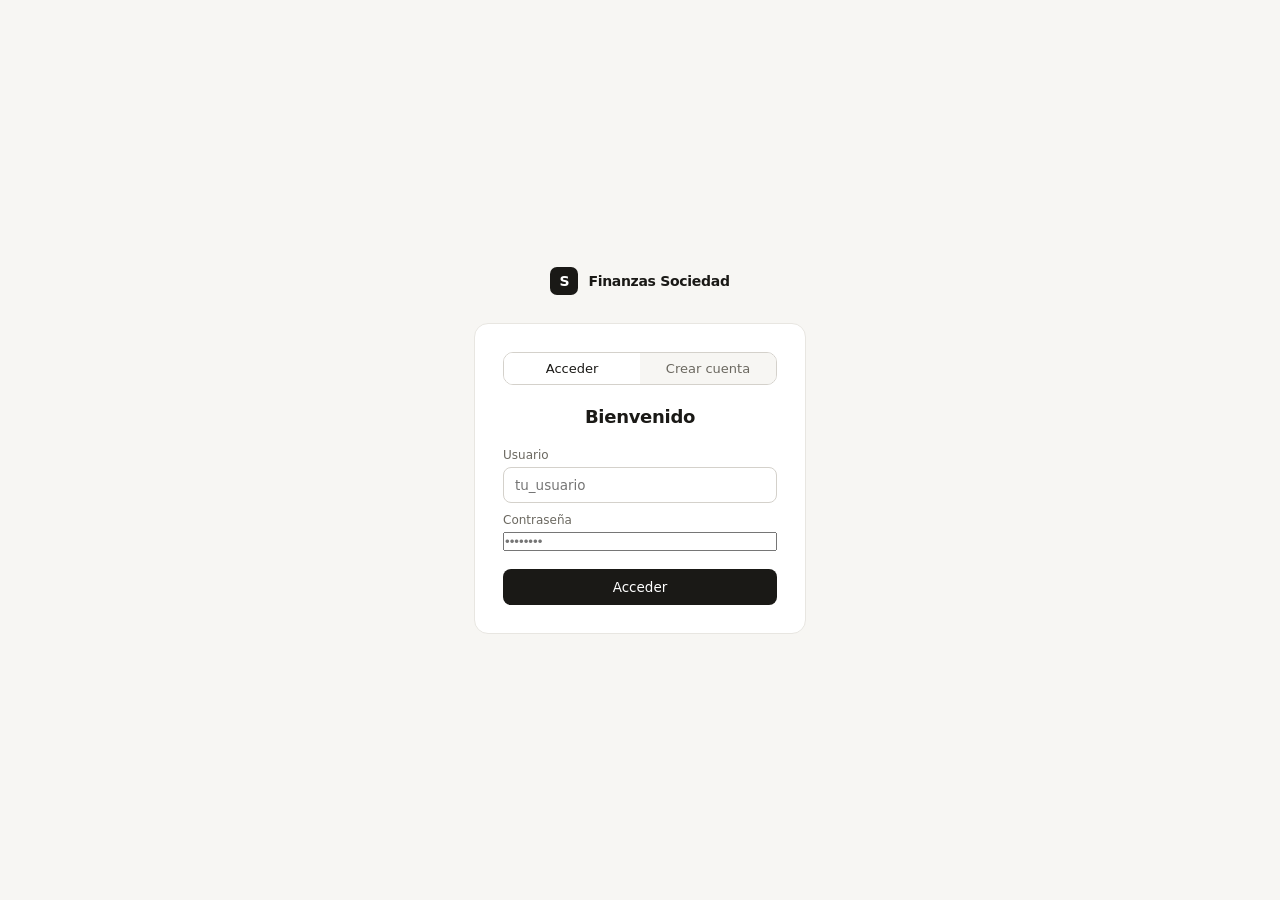
<file: static/login.html>
<!DOCTYPE html>
<html lang="es">
<head>
<meta charset="UTF-8">
<meta name="viewport" content="width=device-width, initial-scale=1.0">
<title>Acceder · Finanzas Sociedad</title>
<link rel="stylesheet" href="style.css">
<style>
  body { display:flex; align-items:center; justify-content:center; min-height:100vh; background:var(--bg); }
  .login-wrap { width:100%; max-width:360px; padding:1rem; }
  .login-logo { display:flex; align-items:center; gap:10px; margin-bottom:2rem; justify-content:center; }
  .login-card { background:var(--surface); border:0.5px solid var(--border); border-radius:var(--radius-lg); padding:2rem; }
  .login-title { font-size:18px; font-weight:600; letter-spacing:-.3px; margin-bottom:1.5rem; text-align:center; }
  .tab-toggle { display:flex; border-radius:var(--radius); overflow:hidden; border:0.5px solid var(--border-md); margin-bottom:1.5rem; }
  .tab-btn { flex:1; padding:8px; font-size:13px; cursor:pointer; border:none; background:var(--bg); color:var(--text-2); font-family:inherit; transition:.13s; }
  .tab-btn.active { background:var(--surface); color:var(--text); font-weight:500; }
  .err-msg { font-size:12px; color:var(--gas); background:var(--gas-bg); border-radius:6px; padding:8px 10px; margin-top:.75rem; display:none; }
  .ok-msg  { font-size:12px; color:var(--ing); background:var(--ing-bg); border-radius:6px; padding:8px 10px; margin-top:.75rem; display:none; }
</style>
</head>
<body>
<div class="login-wrap">
  <div class="login-logo">
    <span class="logo-mark">S</span>
    <span class="logo-text">Finanzas Sociedad</span>
  </div>
  <div class="login-card">
    <div class="tab-toggle">
      <button class="tab-btn active" id="tab-login" onclick="showTab('login')">Acceder</button>
      <button class="tab-btn" id="tab-reg" onclick="showTab('register')">Crear cuenta</button>
    </div>

    <!-- Login -->
    <div id="panel-login">
      <div class="login-title">Bienvenido</div>
      <div class="form-group">
        <label for="l-user">Usuario</label>
        <input type="text" id="l-user" placeholder="tu_usuario" autocomplete="username">
      </div>
      <div class="form-group">
        <label for="l-pass">Contraseña</label>
        <input type="password" id="l-pass" placeholder="••••••••" autocomplete="current-password" onkeydown="if(event.key==='Enter')doLogin()">
      </div>
      <div class="form-actions" style="margin-top:1.25rem">
        <button class="btn-primary" style="width:100%" onclick="doLogin()">Acceder</button>
      </div>
      <div class="err-msg" id="l-err"></div>
    </div>

    <!-- Register -->
    <div id="panel-register" style="display:none">
      <div class="login-title">Crear cuenta</div>
      <div class="form-group">
        <label for="r-user">Usuario</label>
        <input type="text" id="r-user" placeholder="tu_usuario" autocomplete="username">
      </div>
      <div class="form-group">
        <label for="r-pass">Contraseña</label>
        <input type="password" id="r-pass" placeholder="Mínimo 6 caracteres" autocomplete="new-password">
      </div>
      <div class="form-group">
        <label for="r-pass2">Repite la contraseña</label>
        <input type="password" id="r-pass2" placeholder="••••••••" autocomplete="new-password" onkeydown="if(event.key==='Enter')doRegister()">
      </div>
      <div class="form-actions" style="margin-top:1.25rem">
        <button class="btn-primary" style="width:100%" onclick="doRegister()">Crear cuenta</button>
      </div>
      <div class="err-msg" id="r-err"></div>
      <div class="ok-msg"  id="r-ok"></div>
    </div>
  </div>
</div>

<script>
function showTab(t) {
  document.getElementById('panel-login').style.display    = t==='login'    ? '' : 'none';
  document.getElementById('panel-register').style.display = t==='register' ? '' : 'none';
  document.getElementById('tab-login').classList.toggle('active', t==='login');
  document.getElementById('tab-reg').classList.toggle('active', t==='register');
}

async function doLogin() {
  const username = document.getElementById('l-user').value.trim();
  const password = document.getElementById('l-pass').value;
  const err = document.getElementById('l-err');
  err.style.display = 'none';
  if (!username || !password) { showErr(err, 'Completa todos los campos.'); return; }
  const resp = await fetch('/api/auth/login', {
    method:'POST', headers:{'Content-Type':'application/json'},
    body: JSON.stringify({username, password})
  });
  const data = await resp.json();
  if (resp.ok) { window.location.href = '/'; }
  else showErr(err, data.error || 'Error al acceder.');
}

async function doRegister() {
  const username = document.getElementById('r-user').value.trim();
  const password = document.getElementById('r-pass').value;
  const password2= document.getElementById('r-pass2').value;
  const err = document.getElementById('r-err');
  const ok  = document.getElementById('r-ok');
  err.style.display = ok.style.display = 'none';
  if (!username || !password) { showErr(err, 'Completa todos los campos.'); return; }
  if (password.length < 6) { showErr(err, 'La contraseña debe tener al menos 6 caracteres.'); return; }
  if (password !== password2) { showErr(err, 'Las contraseñas no coinciden.'); return; }
  try {
    const resp = await fetch('/api/auth/register', {
      method:'POST', headers:{'Content-Type':'application/json'},
      body: JSON.stringify({username, password})
    });
    let data = {};
    try { data = await resp.json(); } catch(e) { data = {}; }
    if (resp.ok) {
      ok.textContent = 'Cuenta creada correctamente. Ahora accede con tus datos.';
      ok.style.display = 'block';
      document.getElementById('l-user').value = username;
      setTimeout(() => showTab('login'), 1800);
    } else {
      showErr(err, data.error || 'Error al registrar (código '+resp.status+').');
    }
  } catch(e) {
    showErr(err, 'Error de conexión: ' + e.message);
  }
}

function showErr(el, msg) { el.textContent = msg; el.style.display = 'block'; }
</script>
</body>
</html>
</file>
<file: static/style.css>
/* ── Reset & base ── */
*, *::before, *::after { box-sizing: border-box; margin: 0; padding: 0; }

:root {
  --bg:        #F7F6F3;
  --surface:   #FFFFFF;
  --border:    #E8E6E1;
  --border-md: #D4D1CB;
  --text:      #1A1916;
  --text-2:    #6B6860;
  --text-3:    #9E9C97;

  --ing:       #2D6A1F;
  --ing-bg:    #EDF5E8;
  --ing-mid:   #639922;

  --gas:       #A32D2D;
  --gas-bg:    #FCEEEE;
  --gas-mid:   #E24B4A;

  --blue:      #185FA5;
  --blue-bg:   #E6F1FB;
  --blue-mid:  #378ADD;

  --sidebar-w: 220px;
  --topbar-h:  56px;
  --radius:    10px;
  --radius-lg: 14px;

  font-family: -apple-system, BlinkMacSystemFont, 'Segoe UI', system-ui, sans-serif;
  font-size: 14px;
  color: var(--text);
  background: var(--bg);
}

body { display: flex; min-height: 100vh; }

/* ── Sidebar ── */
.sidebar {
  width: var(--sidebar-w);
  background: var(--surface);
  border-right: 0.5px solid var(--border);
  display: flex;
  flex-direction: column;
  position: fixed;
  top: 0; left: 0;
  height: 100vh;
  z-index: 100;
  transition: transform .25s ease;
}

.sidebar-logo {
  display: flex;
  align-items: center;
  gap: 10px;
  padding: 0 20px;
  height: var(--topbar-h);
  border-bottom: 0.5px solid var(--border);
}

.logo-mark {
  width: 28px; height: 28px;
  background: var(--text);
  color: var(--surface);
  border-radius: 7px;
  display: flex;
  align-items: center;
  justify-content: center;
  font-size: 14px;
  font-weight: 700;
  letter-spacing: -.5px;
  flex-shrink: 0;
}
.logo-text { font-size: 14px; font-weight: 600; letter-spacing: -.3px; }

.nav-links { list-style: none; padding: 12px 10px; flex: 1; }
.nav-links li { margin-bottom: 2px; }

.nav-link {
  display: flex;
  align-items: center;
  gap: 10px;
  padding: 9px 12px;
  border-radius: 8px;
  text-decoration: none;
  color: var(--text-2);
  font-size: 13.5px;
  transition: background .13s, color .13s;
}
.nav-link:hover { background: var(--bg); color: var(--text); }
.nav-link.active { background: var(--bg); color: var(--text); font-weight: 500; }
.nav-link svg { flex-shrink: 0; }

.sidebar-footer { padding: 12px 10px 16px; }
.btn-export {
  width: 100%;
  padding: 9px 12px;
  font-size: 12.5px;
  border-radius: 8px;
  border: 0.5px solid var(--border-md);
  background: transparent;
  color: var(--text-2);
  cursor: pointer;
  display: flex;
  align-items: center;
  justify-content: center;
  gap: 6px;
  transition: background .13s, color .13s;
}
.btn-export:hover { background: var(--bg); color: var(--text); }

/* ── Main wrapper ── */
.main-wrapper {
  margin-left: var(--sidebar-w);
  flex: 1;
  display: flex;
  flex-direction: column;
  min-height: 100vh;
}

/* ── Topbar ── */
.topbar {
  height: var(--topbar-h);
  background: var(--surface);
  border-bottom: 0.5px solid var(--border);
  display: flex;
  align-items: center;
  padding: 0 28px;
  gap: 16px;
  position: sticky;
  top: 0;
  z-index: 50;
}
.menu-toggle {
  display: none;
  background: none;
  border: none;
  cursor: pointer;
  color: var(--text);
  padding: 4px;
}
.topbar-title { font-size: 14px; font-weight: 500; flex: 1; }
.topbar-year { display: flex; align-items: center; gap: 8px; font-size: 13px; color: var(--text-2); }
.topbar-year select {
  border: 0.5px solid var(--border-md);
  border-radius: 6px;
  padding: 5px 8px;
  font-size: 13px;
  background: var(--surface);
  color: var(--text);
  cursor: pointer;
}

/* ── Content ── */
.content { flex: 1; padding: 28px; }

.page { display: none; }
.page.active { display: block; }

.section-header {
  display: flex;
  align-items: center;
  justify-content: space-between;
  margin-bottom: 1.5rem;
  flex-wrap: wrap;
  gap: 10px;
}

.page-title {
  font-size: 20px;
  font-weight: 600;
  letter-spacing: -.4px;
  margin-bottom: 1.25rem;
}

.section-header .page-title { margin-bottom: 0; }

.section-eyebrow {
  font-size: 11px;
  text-transform: uppercase;
  letter-spacing: .07em;
  color: var(--text-3);
  margin-bottom: .625rem;
}

/* ── Month selector ── */
.month-selector {
  display: flex;
  align-items: center;
  gap: 10px;
  font-size: 13.5px;
  font-weight: 500;
}
.month-arrow {
  width: 28px; height: 28px;
  border-radius: 6px;
  border: 0.5px solid var(--border-md);
  background: var(--surface);
  cursor: pointer;
  color: var(--text-2);
  font-size: 14px;
  display: flex; align-items: center; justify-content: center;
}
.month-arrow:hover { background: var(--bg); color: var(--text); }

/* ── KPI cards ── */
.kpi-grid {
  display: grid;
  grid-template-columns: repeat(3, 1fr);
  gap: 12px;
  margin-bottom: .5rem;
}
.kpi-card {
  background: var(--surface);
  border: 0.5px solid var(--border);
  border-radius: var(--radius-lg);
  padding: 1.1rem 1.25rem;
}
.kpi-card.ing  { border-top: 3px solid var(--ing-mid); }
.kpi-card.gas  { border-top: 3px solid var(--gas-mid); }
.kpi-card.bal  { border-top: 3px solid var(--blue-mid); }
.kpi-card.ing-light { background: var(--ing-bg); border: 0.5px solid #C0DD97; }
.kpi-card.gas-light { background: var(--gas-bg); border: 0.5px solid #F7C1C1; }
.kpi-card.neu-light { background: var(--blue-bg); border: 0.5px solid #B5D4F4; }

.kpi-label { font-size: 11px; text-transform: uppercase; letter-spacing: .06em; color: var(--text-3); margin-bottom: .5rem; }
.kpi-value { font-size: 24px; font-weight: 600; letter-spacing: -.6px; }
.kpi-card.ing  .kpi-value { color: var(--ing); }
.kpi-card.gas  .kpi-value { color: var(--gas); }
.kpi-card.bal  .kpi-value { color: var(--blue); }
.kpi-card.ing-light .kpi-value { color: var(--ing); }
.kpi-card.gas-light .kpi-value { color: var(--gas); }
.kpi-card.neu-light .kpi-value { color: var(--blue); }
.kpi-sub { font-size: 12px; color: var(--text-3); margin-top: .375rem; }

/* ── Chart cards ── */
.chart-card {
  background: var(--surface);
  border: 0.5px solid var(--border);
  border-radius: var(--radius-lg);
  padding: 1.25rem;
  margin-top: 1.25rem;
}
.chart-card-header {
  display: flex;
  align-items: center;
  justify-content: space-between;
  margin-bottom: 1rem;
  flex-wrap: wrap;
  gap: 8px;
}
.chart-card-title { font-size: 13px; font-weight: 600; }
.chart-legend { display: flex; gap: 14px; font-size: 12px; color: var(--text-2); }
.chart-legend span { display: flex; align-items: center; gap: 5px; }
.legend-dot { width: 9px; height: 9px; border-radius: 2px; display: inline-block; }
.legend-dot.ing { background: var(--ing-mid); }
.legend-dot.gas { background: var(--gas-mid); }
.legend-dot.bal { background: var(--blue-mid); }

.charts-row { display: grid; grid-template-columns: 1fr 1fr; gap: 12px; margin-top: 1.25rem; }
.chart-card.half { margin-top: 0; }

.chart-wrap { position: relative; width: 100%; height: 220px; }
.donut-wrap { display: flex; align-items: center; justify-content: center; }
.donut-legend {
  display: flex;
  flex-wrap: wrap;
  gap: 6px 12px;
  font-size: 11.5px;
  color: var(--text-2);
  margin-top: 6px;
}
.donut-legend span { display: flex; align-items: center; gap: 5px; }

.link-ver-todos { font-size: 12px; color: var(--blue); text-decoration: none; }
.link-ver-todos:hover { text-decoration: underline; }

/* ── Transaction list ── */
.txn-list { display: flex; flex-direction: column; gap: 4px; }

.txn {
  display: flex;
  align-items: center;
  gap: 10px;
  padding: 10px 12px;
  border: 0.5px solid var(--border);
  border-radius: 9px;
  background: var(--surface);
  transition: border-color .1s;
}
.txn:hover { border-color: var(--border-md); }

.txn-icon {
  width: 32px; height: 32px;
  border-radius: 50%;
  display: flex; align-items: center; justify-content: center;
  flex-shrink: 0;
  font-size: 13px;
}
.txn-icon.ing { background: var(--ing-bg); color: var(--ing); }
.txn-icon.gas { background: var(--gas-bg); color: var(--gas); }

.txn-info { flex: 1; min-width: 0; }
.txn-desc { font-size: 13px; font-weight: 500; white-space: nowrap; overflow: hidden; text-overflow: ellipsis; }
.txn-meta { font-size: 11px; color: var(--text-3); margin-top: 2px; display: flex; align-items: center; gap: 6px; flex-wrap: wrap; }

.badge {
  display: inline-block;
  padding: 1px 7px;
  border-radius: 5px;
  font-size: 11px;
  font-weight: 500;
}
.badge.ing { background: var(--ing-bg); color: var(--ing); }
.badge.gas { background: var(--gas-bg); color: var(--gas); }
.badge.pdf { background: var(--blue-bg); color: var(--blue); }

.txn-right { display: flex; align-items: center; gap: 8px; flex-shrink: 0; }
.txn-amount { font-size: 13.5px; font-weight: 600; }
.txn-amount.ing { color: var(--ing); }
.txn-amount.gas { color: var(--gas); }

.txn-del {
  background: none; border: none; cursor: pointer;
  color: var(--text-3);
  padding: 4px;
  border-radius: 5px;
  display: flex; align-items: center; justify-content: center;
  opacity: 0;
  transition: opacity .15s, color .15s;
}
.txn:hover .txn-del { opacity: 1; }
.txn-del:hover { color: var(--gas); }

.empty-state {
  text-align: center;
  padding: 3rem 1rem;
  color: var(--text-3);
  font-size: 13px;
}
.empty-state svg { margin-bottom: .75rem; opacity: .4; }

/* ── Form card ── */
.form-card {
  background: var(--surface);
  border: 0.5px solid var(--border);
  border-radius: var(--radius-lg);
  padding: 1.5rem;
  max-width: 640px;
}

.type-toggle {
  display: flex;
  border-radius: var(--radius);
  overflow: hidden;
  border: 0.5px solid var(--border-md);
  margin-bottom: 1.25rem;
}
.type-btn {
  flex: 1;
  padding: 9px 12px;
  font-size: 13.5px;
  cursor: pointer;
  border: none;
  background: var(--bg);
  color: var(--text-2);
  font-family: inherit;
  display: flex; align-items: center; justify-content: center; gap: 6px;
  transition: background .13s, color .13s;
}
.type-btn.active.ing { background: var(--ing-bg); color: var(--ing); font-weight: 500; }
.type-btn.active.gas { background: var(--gas-bg); color: var(--gas); font-weight: 500; }

/* recurrentes */
.rec-section { margin-bottom: 1.25rem; }
.rec-label { font-size: 11px; text-transform: uppercase; letter-spacing: .06em; color: var(--text-3); margin-bottom: .625rem; }
.rec-grid { display: flex; flex-wrap: wrap; gap: 6px; }
.rec-btn {
  padding: 6px 12px;
  font-size: 12.5px;
  border-radius: 20px;
  border: 0.5px solid var(--border-md);
  background: var(--surface);
  color: var(--text-2);
  cursor: pointer;
  font-family: inherit;
  display: flex; align-items: center; gap: 5px;
  transition: border-color .12s, color .12s, background .12s;
}
.rec-btn:hover { border-color: var(--text-2); color: var(--text); }
.rec-btn.sel { border-color: var(--blue); background: var(--blue-bg); color: var(--blue); }

/* form elements */
.form-divider {
  font-size: 11px; text-transform: uppercase; letter-spacing: .06em; color: var(--text-3);
  border-top: 0.5px solid var(--border);
  padding-top: .875rem; margin-bottom: .875rem;
}
.form-group { display: flex; flex-direction: column; gap: 5px; margin-bottom: .75rem; }
.form-group label { font-size: 12px; font-weight: 500; color: var(--text-2); }
.form-row { display: grid; grid-template-columns: 1fr 1fr; gap: 12px; }

input[type="text"],
input[type="number"],
input[type="date"],
select {
  padding: 9px 11px;
  font-size: 13.5px;
  border: 0.5px solid var(--border-md);
  border-radius: 8px;
  background: var(--surface);
  color: var(--text);
  font-family: inherit;
  width: 100%;
  transition: border-color .12s;
}
input:focus, select:focus { outline: none; border-color: var(--blue-mid); }

.form-actions { display: flex; gap: 8px; justify-content: flex-end; margin-top: 1rem; }

.btn-primary, .btn-secondary {
  padding: 9px 20px;
  font-size: 13.5px;
  border-radius: 8px;
  cursor: pointer;
  font-family: inherit;
  font-weight: 500;
  border: 0.5px solid transparent;
  transition: background .13s;
}
.btn-primary { background: var(--text); color: var(--surface); }
.btn-primary:hover { background: #333; }
.btn-primary.btn-success { background: var(--ing); }
.btn-primary.btn-success:hover { background: var(--ing-mid); }
.btn-secondary { background: var(--bg); border-color: var(--border-md); color: var(--text-2); }
.btn-secondary:hover { background: var(--border); }

.form-msg { font-size: 12.5px; min-height: 20px; margin-top: .5rem; }
.form-msg.ok { color: var(--ing); }
.form-msg.err { color: var(--gas); }

/* ── Drop zone ── */
.drop-zone {
  border: 1.5px dashed var(--border-md);
  border-radius: var(--radius-lg);
  padding: 2.5rem 1rem;
  text-align: center;
  cursor: pointer;
  transition: border-color .15s, background .15s;
  margin-bottom: 1rem;
  color: var(--text-3);
}
.drop-zone:hover, .drop-zone.drag { border-color: var(--blue-mid); background: var(--blue-bg); color: var(--blue); }
.drop-title { font-size: 14px; font-weight: 500; margin-top: .625rem; margin-bottom: .25rem; color: var(--text-2); }
.drop-sub { font-size: 12px; }
.drop-zone:hover .drop-title, .drop-zone.drag .drop-title { color: var(--blue); }

/* ── AI preview ── */
.ai-preview {
  background: var(--bg);
  border-radius: var(--radius);
  padding: 12px 14px;
  margin-bottom: .25rem;
}
.ai-preview-header { font-size: 11.5px; color: var(--text-3); margin-bottom: 8px; display: flex; align-items: center; gap: 5px; }
.ai-row { display: flex; justify-content: space-between; align-items: center; padding: 5px 0; border-bottom: 0.5px solid var(--border); font-size: 13px; }
.ai-row:last-child { border-bottom: none; }
.ai-row-label { color: var(--text-3); font-size: 12px; }
.ai-row-val { font-weight: 500; }

/* ── Status message ── */
.status-msg {
  padding: 10px 14px;
  border-radius: 8px;
  font-size: 13px;
  margin-bottom: .75rem;
  display: flex; align-items: center; gap: 8px;
}
.status-msg.info { background: var(--blue-bg); color: var(--blue); }
.status-msg.err  { background: var(--gas-bg);  color: var(--gas);  }
.status-msg.ok   { background: var(--ing-bg);  color: var(--ing);  }

.spinner {
  width: 15px; height: 15px;
  border: 2px solid rgba(24,95,165,.25);
  border-top-color: var(--blue);
  border-radius: 50%;
  animation: spin .7s linear infinite;
  flex-shrink: 0;
}
@keyframes spin { to { transform: rotate(360deg); } }

/* ── Filter bar ── */
.filter-bar {
  display: flex;
  gap: 8px;
  margin-bottom: .875rem;
  flex-wrap: wrap;
}
.filter-bar input, .filter-bar select {
  font-size: 13px;
  padding: 7px 10px;
}
.filter-bar input { flex: 1; min-width: 160px; }
.filter-bar select { min-width: 120px; }

.filter-summary { font-size: 12px; color: var(--text-3); margin-bottom: .75rem; }

/* ── Toast ── */
.toast {
  position: fixed;
  bottom: 24px; right: 24px;
  padding: 11px 18px;
  border-radius: 9px;
  font-size: 13px;
  font-weight: 500;
  box-shadow: 0 4px 16px rgba(0,0,0,.12);
  opacity: 0;
  transform: translateY(8px);
  transition: opacity .2s, transform .2s;
  pointer-events: none;
  z-index: 200;
}
.toast.show { opacity: 1; transform: translateY(0); }
.toast.ok  { background: var(--ing); color: #fff; }
.toast.err { background: var(--gas); color: #fff; }

/* ── Responsive ── */
@media (max-width: 860px) {
  .sidebar { transform: translateX(-100%); }
  .sidebar.open { transform: translateX(0); }
  .main-wrapper { margin-left: 0; }
  .menu-toggle { display: flex; }
  .kpi-grid { grid-template-columns: 1fr 1fr; }
  .kpi-grid .kpi-card:nth-child(3) { grid-column: 1 / -1; }
  .charts-row { grid-template-columns: 1fr; }
}
@media (max-width: 560px) {
  .content { padding: 16px; }
  .kpi-grid { grid-template-columns: 1fr; }
  .kpi-grid .kpi-card:nth-child(3) { grid-column: auto; }
  .form-row { grid-template-columns: 1fr; }
}
</file>
